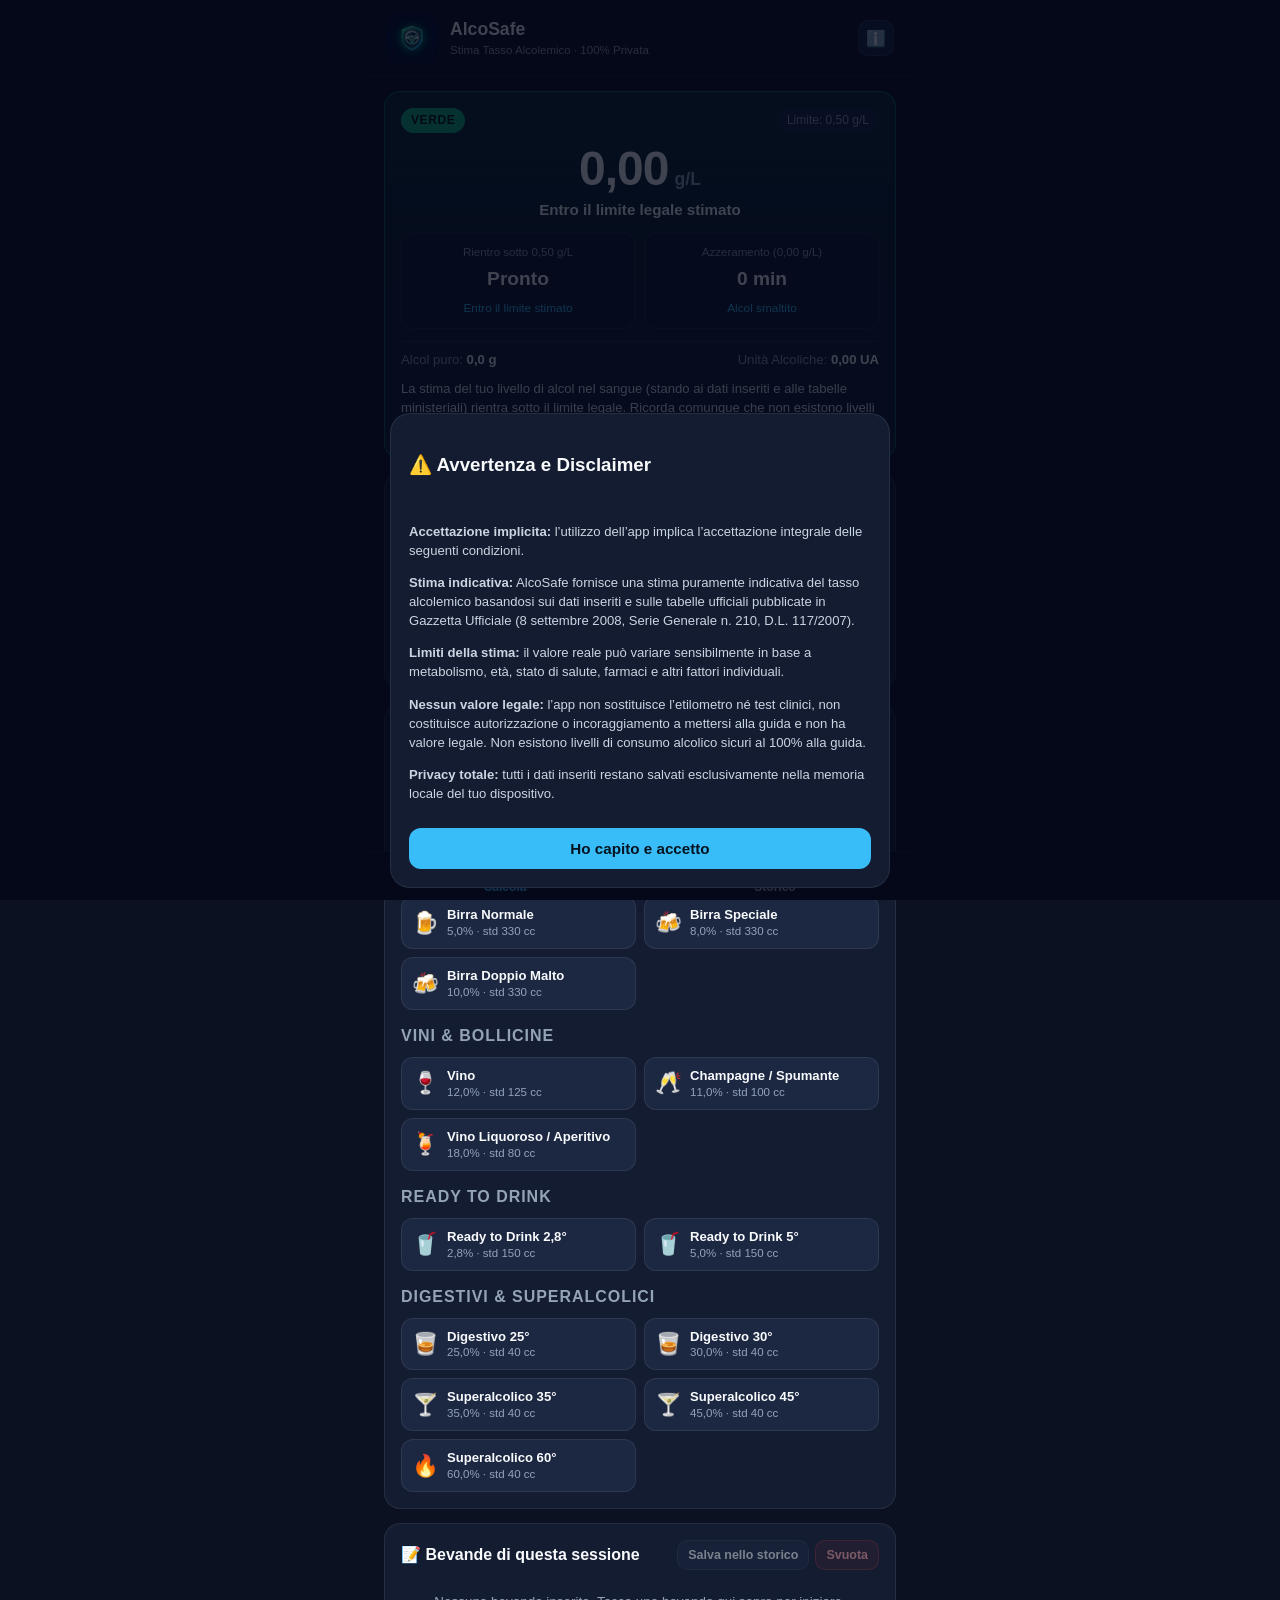
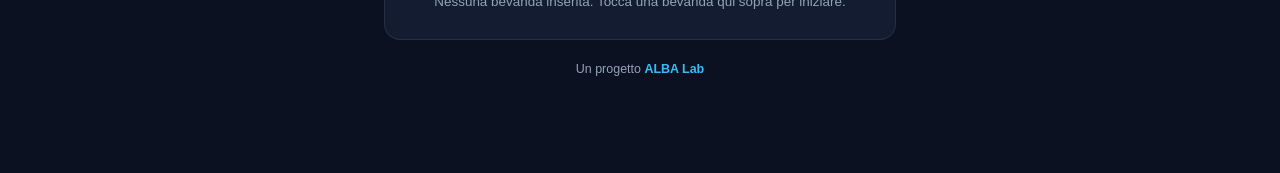
<file: index.html>
<!DOCTYPE html>
<html lang="it">
<head>
  <meta charset="UTF-8" />
  <meta http-equiv="refresh" content="0; url=./app/" />
  <title>AlcoSafe — Reindirizzamento</title>
  <script>window.location.replace('./app/');</script>
</head>
<body>
  <p>Apertura di <a href="./app/">AlcoSafe</a>…</p>
</body>
</html>
</file>
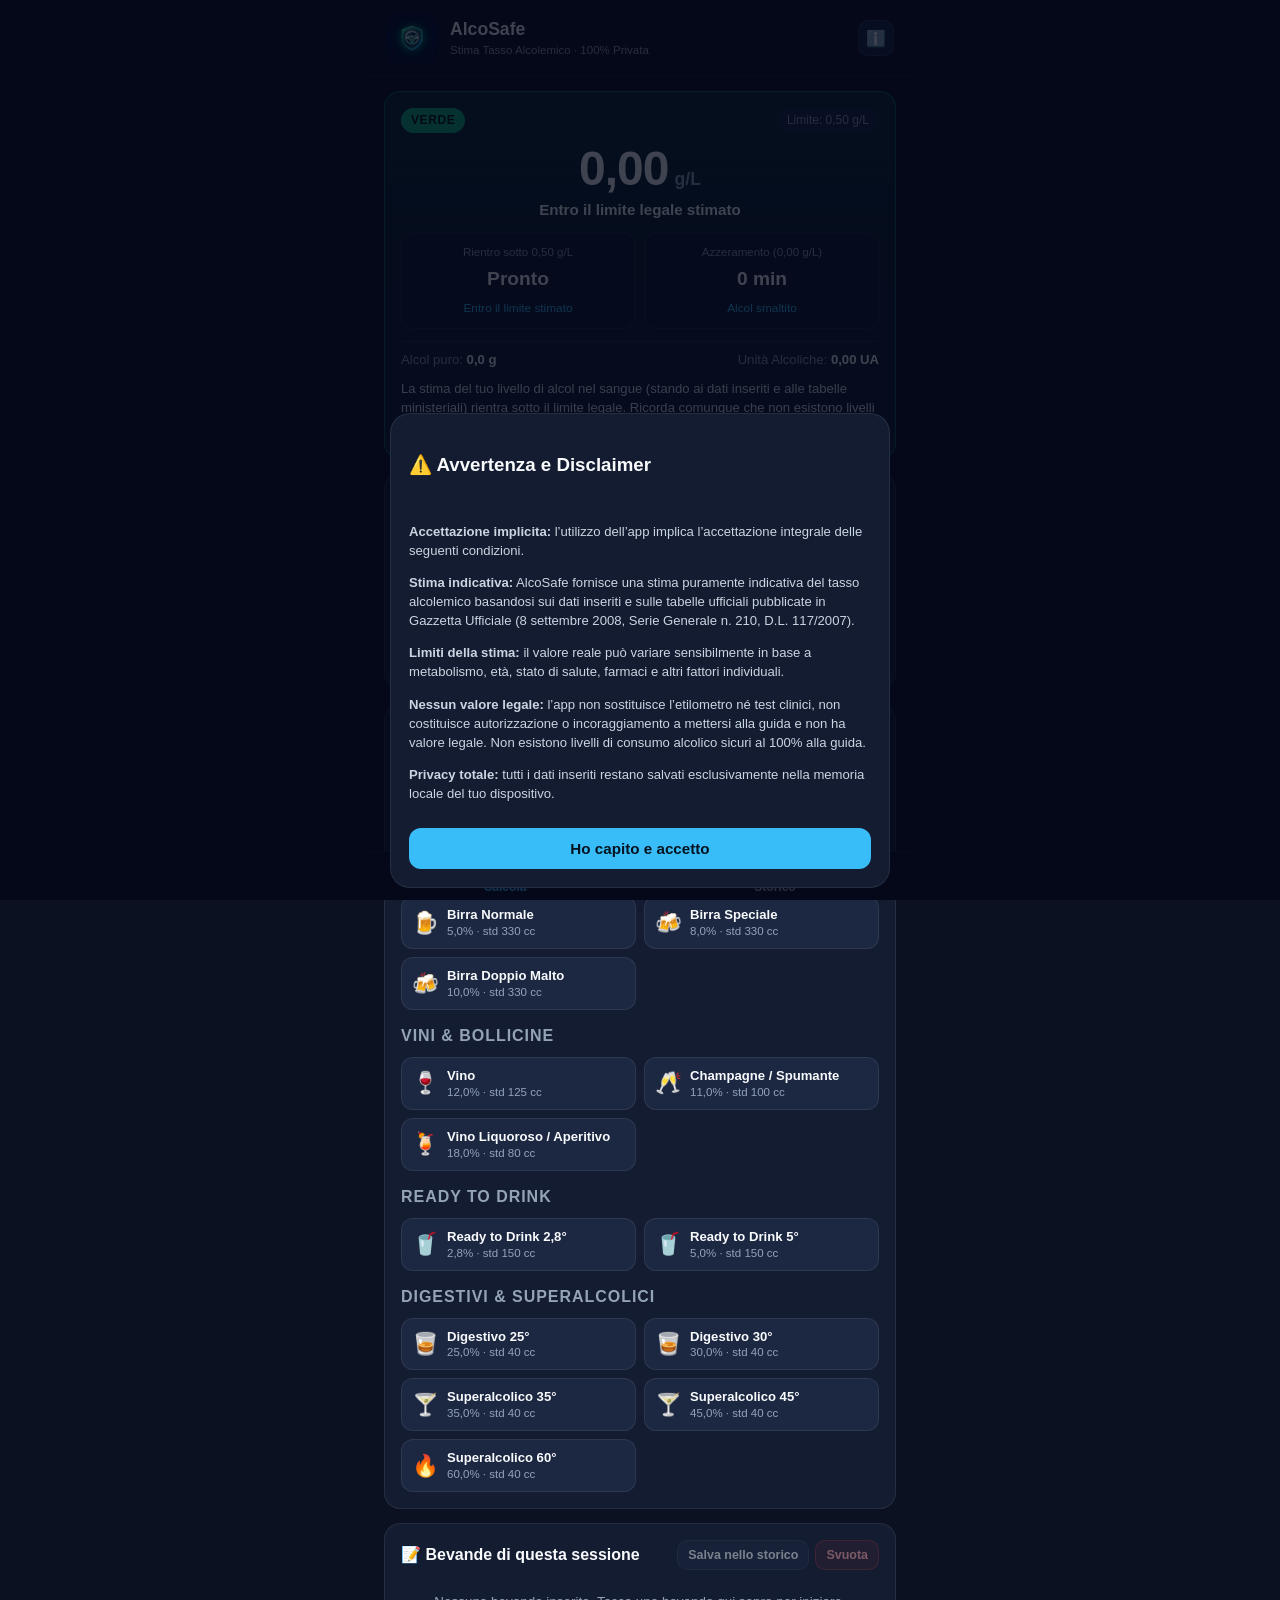
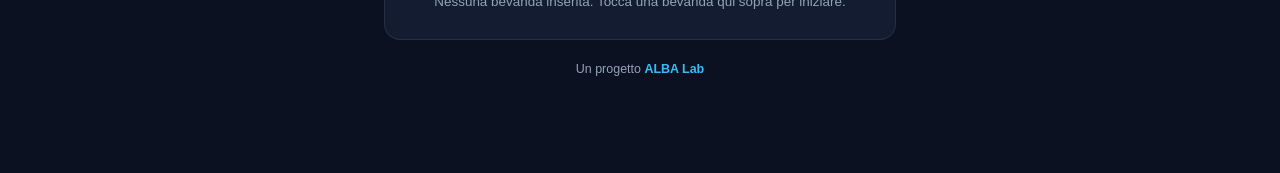
<file: app/index.html>
<!DOCTYPE html>
<html lang="it">
<head>
  <meta charset="UTF-8" />
  <meta name="viewport" content="width=device-width, initial-scale=1.0, viewport-fit=cover" />
  <meta name="theme-color" content="#0b1120" />
  <meta name="apple-mobile-web-app-capable" content="yes" />
  <meta name="apple-mobile-web-app-status-bar-style" content="black-translucent" />
  <title>AlcoSafe — Stima Tasso Alcolemico</title>
  <link rel="manifest" href="./manifest.json" />
  <link rel="icon" type="image/png" href="./icon.png" />
  <link rel="apple-touch-icon" href="./icon.png" />
  <link rel="stylesheet" href="./css/style.css" />
</head>
<body>
  <div class="app-shell">
    <header class="topbar">
      <div class="brand">
        <img src="./icon.png" alt="AlcoSafe" class="brand-logo" />
        <div>
          <h1>AlcoSafe</h1>
          <span class="subtitle">Stima Tasso Alcolemico · 100% Privata</span>
        </div>
      </div>
      <button id="btn-open-disclaimer" class="icon-btn" title="Disclaimer e Note Legali" aria-label="Note Legali">ℹ️</button>
    </header>

    <main class="content">
      <!-- TAB 1: CALCOLO SERATA -->
      <section id="tab-calcolo" class="tab-panel active">
        <!-- Cruscotto Stato Attuale -->
        <article id="status-card" class="card status-card status-verde">
          <div class="status-header">
            <span id="alert-badge" class="badge">VERDE</span>
            <span id="limit-pill" class="pill">Limite: 0,50 g/L</span>
          </div>
          <div class="bac-readout">
            <div class="bac-value">
              <span id="bac-number">0,00</span>
              <span class="bac-unit">g/L</span>
            </div>
            <p id="alert-title" class="alert-title">Entro il limite legale stimato</p>
          </div>

          <div class="countdown-grid">
            <div class="countdown-box">
              <span class="cd-label" id="cd-limit-label">Rientro sotto 0,50 g/L</span>
              <strong id="cd-limit-time" class="cd-value">Pronto</strong>
              <small id="cd-limit-clock" class="cd-clock">Puoi guidare ora (stima)</small>
            </div>
            <div class="countdown-box">
              <span class="cd-label">Azzeramento (0,00 g/L)</span>
              <strong id="cd-zero-time" class="cd-value">0 min</strong>
              <small id="cd-zero-clock" class="cd-clock">Alcol già smaltito</small>
            </div>
          </div>

          <div class="metrics-row">
            <span>Alcol puro: <strong id="total-grams">0,0 g</strong></span>
            <span>Unità Alcoliche: <strong id="total-units">0,0 UA</strong></span>
          </div>

          <div id="alert-details" class="alert-details">
            <p id="alert-message"></p>
            <ul id="alert-penalties" class="penalties-list"></ul>
          </div>
        </article>

        <!-- Sintomi stimati -->
        <article id="symptoms-card" class="card symptoms-card hidden">
          <h3>🧠 Effetti frequenti a questo livello (<span id="symptoms-range"></span>)</h3>
          <p><strong>Sensazioni:</strong> <span id="symptoms-sensations"></span></p>
          <p><strong>Capacità compromesse:</strong> <span id="symptoms-effects"></span></p>
        </article>

        <!-- Profilo Rapido -->
        <article class="card">
          <div class="card-header-row">
            <h2>👤 Il tuo profilo</h2>
            <span id="profile-summary" class="muted-small"></span>
          </div>
          <div class="profile-grid">
            <div class="field">
              <label>Genere</label>
              <div class="segmented" id="seg-gender">
                <button type="button" data-value="UOMO" class="seg-btn active">Uomo</button>
                <button type="button" data-value="DONNA" class="seg-btn">Donna</button>
              </div>
            </div>
            <div class="field">
              <label for="input-weight">Peso (kg)</label>
              <input id="input-weight" type="number" min="35" max="180" step="1" value="75" inputmode="numeric" />
            </div>
            <div class="field">
              <label>Stomaco</label>
              <div class="segmented" id="seg-stomach">
                <button type="button" data-value="PIENO" class="seg-btn active">Pieno</button>
                <button type="button" data-value="VUOTO" class="seg-btn">Vuoto</button>
              </div>
            </div>
            <div class="field toggle-field">
              <label for="input-novice">Neopatentato / Under 21</label>
              <label class="switch">
                <input id="input-novice" type="checkbox" />
                <span class="slider"></span>
              </label>
              <small class="muted-small">Imposta il limite legale a 0,00 g/L</small>
            </div>
          </div>
        </article>

        <!-- Aggiungi Bevanda -->
        <article class="card">
          <div class="card-header-row">
            <h2>🍻 Cosa hai bevuto?</h2>
            <span class="muted-small">Tabelle Ministeriali</span>
          </div>
          <p class="mix-hint">💡 <strong>Cocktail o Mix?</strong> Aggiungi i singoli componenti alcolici (es. 1 Superalcolico).</p>
          <div id="drink-categories" class="drink-categories"></div>
        </article>

        <!-- Bevande della sessione -->
        <article class="card">
          <div class="card-header-row">
            <h2>📝 Bevande di questa sessione</h2>
            <div class="session-actions">
              <button id="btn-save-session" type="button" class="btn-secondary small" disabled>Salva nello storico</button>
              <button id="btn-clear-session" type="button" class="btn-danger small" disabled>Svuota</button>
            </div>
          </div>
          <div id="session-list" class="session-list">
            <p class="empty-state">Nessuna bevanda inserita. Tocca una bevanda qui sopra per iniziare.</p>
          </div>
        </article>
      </section>

      <!-- TAB 2: STORICO & STATISTICHE -->
      <section id="tab-storico" class="tab-panel">
        <article class="card">
          <div class="card-header-row">
            <h2>📊 Le tue statistiche locali</h2>
            <span class="pill">Solo sul tuo telefono</span>
          </div>
          <div class="stats-grid">
            <div class="stat-box">
              <span class="stat-label">Oggi</span>
              <strong id="stat-today" class="stat-val">0,0 UA</strong>
            </div>
            <div class="stat-box">
              <span class="stat-label">Settimana</span>
              <strong id="stat-week" class="stat-val">0,0 UA</strong>
            </div>
            <div class="stat-box">
              <span class="stat-label">Mese</span>
              <strong id="stat-month" class="stat-val">0,0 UA</strong>
            </div>
            <div class="stat-box">
              <span class="stat-label">Giorni Zero Alcol (30gg)</span>
              <strong id="stat-zero-days" class="stat-val">30</strong>
            </div>
          </div>
        </article>

        <article class="card">
          <div class="card-header-row">
            <h2>🗂️ Storico sessioni salvate</h2>
            <div class="session-actions">
              <button id="btn-export-csv" type="button" class="btn-secondary small">Esporta CSV</button>
              <button id="btn-clear-history" type="button" class="btn-danger small">Elimina tutto</button>
            </div>
          </div>
          <div id="history-list" class="history-list">
            <p class="empty-state">Nessuna sessione salvata nello storico.</p>
          </div>
        </article>
      </section>
    </main>

    <footer class="app-footer">
      Un progetto <a href="https://alehandro74-antigravity.github.io/00_ALBA_LAB_ANTIGRAVITY/" target="_blank" rel="noopener noreferrer">ALBA Lab</a>
    </footer>

    <!-- Bottom Navigation -->
    <nav class="bottom-nav">
      <button type="button" class="nav-btn active" data-tab="tab-calcolo">
        <span>🧮</span>
        <span>Calcola</span>
      </button>
      <button type="button" class="nav-btn" data-tab="tab-storico">
        <span>📅</span>
        <span>Storico</span>
      </button>
    </nav>
  </div>

  <!-- MODALE AGGIUNTA BEVANDA -->
  <div id="drink-modal" class="modal hidden" role="dialog" aria-modal="true">
    <div class="modal-backdrop"></div>
    <div class="modal-card">
      <div class="modal-header">
        <h3 id="modal-drink-title">Aggiungi bevanda</h3>
        <button id="btn-close-drink-modal" class="icon-btn" aria-label="Chiudi">✕</button>
      </div>
      <p id="modal-drink-subtitle" class="muted-small"></p>

      <div class="field">
        <label>Seleziona dose rapida</label>
        <div class="dose-presets" id="dose-presets">
          <button type="button" data-mult="0.5" class="preset-btn">½ unità</button>
          <button type="button" data-mult="1" class="preset-btn active">1 unità</button>
          <button type="button" data-mult="1.5" class="preset-btn">1,5 unità</button>
          <button type="button" data-mult="2" class="preset-btn">2 unità</button>
        </div>
      </div>

      <div class="profile-grid">
        <div class="field">
          <label for="modal-cc">Quantità (cc / ml)</label>
          <input id="modal-cc" type="number" min="10" max="3000" step="5" inputmode="numeric" />
        </div>
        <div class="field">
          <label for="modal-time">Ora assunzione</label>
          <input id="modal-time" type="time" />
        </div>
      </div>

      <div class="modal-preview">
        <span>Contributo stimato: <strong id="modal-preview-bac">+0,00 g/L</strong></span>
      </div>

      <button id="btn-confirm-drink" type="button" class="btn-primary full">Aggiungi alla sessione</button>
    </div>
  </div>

  <!-- MODALE DISCLAIMER -->
  <div id="disclaimer-modal" class="modal hidden" role="dialog" aria-modal="true">
    <div class="modal-backdrop"></div>
    <div class="modal-card disclaimer-card">
      <h3>⚠️ Avvertenza e Disclaimer</h3>
      <div class="disclaimer-body">
        <p><strong>Accettazione implicita:</strong> l’utilizzo dell’app implica l’accettazione integrale delle seguenti condizioni.</p>
        <p><strong>Stima indicativa:</strong> AlcoSafe fornisce una stima puramente indicativa del tasso alcolemico basandosi sui dati inseriti e sulle tabelle ufficiali pubblicate in Gazzetta Ufficiale (8 settembre 2008, Serie Generale n. 210, D.L. 117/2007).</p>
        <p><strong>Limiti della stima:</strong> il valore reale può variare sensibilmente in base a metabolismo, età, stato di salute, farmaci e altri fattori individuali.</p>
        <p><strong>Nessun valore legale:</strong> l’app non sostituisce l’etilometro né test clinici, non costituisce autorizzazione o incoraggiamento a mettersi alla guida e non ha valore legale. Non esistono livelli di consumo alcolico sicuri al 100% alla guida.</p>
        <p><strong>Privacy totale:</strong> tutti i dati inseriti restano salvati esclusivamente nella memoria locale del tuo dispositivo.</p>
      </div>
      <button id="btn-accept-disclaimer" type="button" class="btn-primary full">Ho capito e accetto</button>
    </div>
  </div>

  <script type="module" src="./js/app.js"></script>
  <!-- Cloudflare Web Analytics --><script type='module' src='https://static.cloudflareinsights.com/beacon.min.js' data-cf-beacon='{"token": "c7cdcd2fe3064b31b8bad9f0f80bbf2d"}'></script><!-- End Cloudflare Web Analytics -->
</body>
</html>
</file>
<file: app/css/style.css>
:root {
  --bg: #0b1120;
  --surface: #131c31;
  --surface-2: #1c2842;
  --border: rgba(255, 255, 255, 0.08);
  --text: #f8fafc;
  --muted: #94a3b8;
  --primary: #38bdf8;
  --verde: #10b981;
  --giallo: #f59e0b;
  --arancio: #f97316;
  --rosso: #ef4444;
  --radius: 16px;
}

* {
  box-sizing: border-box;
  -webkit-tap-highlight-color: transparent;
}

body {
  margin: 0;
  font-family: -apple-system, BlinkMacSystemFont, "Segoe UI", Roboto, Inter, sans-serif;
  background: var(--bg);
  color: var(--text);
  line-height: 1.45;
}

.app-shell {
  max-width: 540px;
  margin: 0 auto;
  min-height: 100dvh;
  display: flex;
  flex-direction: column;
  padding-bottom: 76px;
}

.topbar {
  position: sticky;
  top: 0;
  z-index: 20;
  display: flex;
  align-items: center;
  justify-content: space-between;
  padding: 12px 16px;
  background: rgba(11, 17, 32, 0.9);
  backdrop-filter: blur(10px);
  border-bottom: 1px solid var(--border);
}

.brand {
  display: flex;
  align-items: center;
  gap: 12px;
}

.brand-logo {
  width: 52px;
  height: 52px;
  border-radius: 12px;
  object-fit: cover;
}

.brand h1 {
  margin: 0;
  font-size: 1.1rem;
  font-weight: 700;
}

.subtitle {
  display: block;
  font-size: 0.72rem;
  color: var(--muted);
}

.content {
  padding: 14px;
  display: flex;
  flex-direction: column;
  gap: 14px;
}

.tab-panel {
  display: none;
  flex-direction: column;
  gap: 14px;
}

.tab-panel.active {
  display: flex;
}

.card {
  background: var(--surface);
  border: 1px solid var(--border);
  border-radius: var(--radius);
  padding: 16px;
}

.card h2, .card h3 {
  margin: 0 0 10px 0;
  font-size: 1rem;
}

.card-header-row {
  display: flex;
  align-items: center;
  justify-content: space-between;
  gap: 8px;
  margin-bottom: 10px;
}

.card-header-row h2 {
  margin: 0;
}

.muted-small {
  font-size: 0.78rem;
  color: var(--muted);
}

/* Status Card & Semaforo */
.status-card {
  transition: border-color 0.25s ease, background 0.25s ease;
}

.status-card.status-verde {
  border-color: rgba(16, 185, 129, 0.45);
  background: linear-gradient(180deg, rgba(16, 185, 129, 0.14), var(--surface));
}

.status-card.status-giallo {
  border-color: rgba(245, 158, 11, 0.55);
  background: linear-gradient(180deg, rgba(245, 158, 11, 0.16), var(--surface));
}

.status-card.status-arancio {
  border-color: rgba(249, 115, 22, 0.6);
  background: linear-gradient(180deg, rgba(249, 115, 22, 0.18), var(--surface));
}

.status-card.status-rosso {
  border-color: rgba(239, 68, 68, 0.7);
  background: linear-gradient(180deg, rgba(239, 68, 68, 0.22), var(--surface));
}

.status-header {
  display: flex;
  justify-content: space-between;
  align-items: center;
}

.badge {
  font-size: 0.75rem;
  font-weight: 800;
  letter-spacing: 0.05em;
  padding: 4px 10px;
  border-radius: 999px;
  background: var(--verde);
  color: #04120c;
}

.status-giallo .badge { background: var(--giallo); color: #1a1000; }
.status-arancio .badge { background: var(--arancio); color: #1a0a00; }
.status-rosso .badge { background: var(--rosso); color: #fff; }

.pill {
  font-size: 0.75rem;
  color: var(--muted);
  background: var(--surface-2);
  padding: 4px 10px;
  border-radius: 999px;
}

.bac-readout {
  text-align: center;
  margin: 12px 0;
}

.bac-value {
  display: flex;
  align-items: baseline;
  justify-content: center;
  gap: 6px;
}

#bac-number {
  font-size: 3rem;
  font-weight: 800;
  letter-spacing: -0.02em;
  line-height: 1;
}

.bac-unit {
  font-size: 1.1rem;
  color: var(--muted);
  font-weight: 600;
}

.alert-title {
  margin: 6px 0 0 0;
  font-weight: 700;
  font-size: 0.95rem;
}

.countdown-grid {
  display: grid;
  grid-template-columns: 1fr 1fr;
  gap: 10px;
  margin: 12px 0;
}

.countdown-box {
  background: rgba(15, 23, 42, 0.7);
  border: 1px solid var(--border);
  border-radius: 12px;
  padding: 10px;
  text-align: center;
}

.cd-label {
  display: block;
  font-size: 0.72rem;
  color: var(--muted);
}

.cd-value {
  display: block;
  font-size: 1.2rem;
  margin: 4px 0 2px;
}

.cd-clock {
  font-size: 0.74rem;
  color: var(--primary);
}

.metrics-row {
  display: flex;
  justify-content: space-between;
  font-size: 0.82rem;
  color: var(--muted);
  padding-top: 8px;
  border-top: 1px solid var(--border);
}

.metrics-row strong {
  color: var(--text);
}

.alert-details {
  margin-top: 10px;
  font-size: 0.82rem;
  color: #e2e8f0;
}

.alert-details p {
  margin: 0 0 6px 0;
}

.penalties-list {
  margin: 0;
  padding-left: 18px;
  color: #fecaca;
}

.symptoms-card p {
  margin: 6px 0;
  font-size: 0.84rem;
}

.hidden {
  display: none !important;
}

/* Profile & Form Controls */
.profile-grid {
  display: grid;
  grid-template-columns: 1fr 1fr;
  gap: 12px;
}

.field {
  display: flex;
  flex-direction: column;
  gap: 6px;
}

.field label {
  font-size: 0.78rem;
  color: var(--muted);
  font-weight: 600;
}

input[type="number"],
input[type="time"] {
  width: 100%;
  background: var(--surface-2);
  border: 1px solid var(--border);
  border-radius: 10px;
  color: var(--text);
  padding: 10px 12px;
  font-size: 0.95rem;
}

.segmented {
  display: grid;
  grid-template-columns: 1fr 1fr;
  background: var(--surface-2);
  border-radius: 10px;
  padding: 3px;
  border: 1px solid var(--border);
}

.seg-btn {
  border: 0;
  background: transparent;
  color: var(--muted);
  padding: 8px 6px;
  border-radius: 8px;
  font-size: 0.85rem;
  font-weight: 600;
  cursor: pointer;
}

.seg-btn.active {
  background: var(--primary);
  color: #04131f;
}

.toggle-field {
  justify-content: center;
}

.switch {
  position: relative;
  display: inline-block;
  width: 46px;
  height: 26px;
}

.switch input {
  opacity: 0;
  width: 0;
  height: 0;
}

.slider {
  position: absolute;
  cursor: pointer;
  inset: 0;
  background: var(--surface-2);
  border: 1px solid var(--border);
  border-radius: 999px;
  transition: 0.2s;
}

.slider::before {
  content: "";
  position: absolute;
  height: 18px;
  width: 18px;
  left: 3px;
  bottom: 3px;
  background: var(--text);
  border-radius: 50%;
  transition: 0.2s;
}

.switch input:checked + .slider {
  background: var(--rosso);
}

.switch input:checked + .slider::before {
  transform: translateX(20px);
}

/* Drink Grid */
.mix-hint {
  margin: 0 0 12px 0;
  padding: 8px 10px;
  border-radius: 10px;
  background: rgba(56, 189, 248, 0.1);
  border: 1px solid rgba(56, 189, 248, 0.25);
  font-size: 0.8rem;
}

.drink-categories {
  display: flex;
  flex-direction: column;
  gap: 14px;
}

.cat-title {
  font-size: 0.78rem;
  text-transform: uppercase;
  letter-spacing: 0.06em;
  color: var(--muted);
  margin: 0 0 8px 0;
}

.drink-grid {
  display: grid;
  grid-template-columns: repeat(2, 1fr);
  gap: 8px;
}

.drink-btn {
  display: flex;
  align-items: center;
  gap: 8px;
  text-align: left;
  background: var(--surface-2);
  border: 1px solid var(--border);
  border-radius: 12px;
  padding: 10px;
  color: var(--text);
  cursor: pointer;
  transition: transform 0.1s ease, border-color 0.15s ease;
}

.drink-btn:active {
  transform: scale(0.97);
}

.drink-btn:hover {
  border-color: var(--primary);
}

.drink-icon {
  font-size: 1.35rem;
}

.drink-info strong {
  display: block;
  font-size: 0.82rem;
  line-height: 1.2;
}

.drink-info small {
  font-size: 0.72rem;
  color: var(--muted);
}

/* Session & History Lists */
.session-actions {
  display: flex;
  gap: 6px;
}

.session-list, .history-list {
  display: flex;
  flex-direction: column;
  gap: 8px;
}

.session-item, .history-item {
  display: flex;
  align-items: center;
  justify-content: space-between;
  gap: 10px;
  background: var(--surface-2);
  border-radius: 12px;
  padding: 10px 12px;
  font-size: 0.85rem;
}

.empty-state {
  margin: 0;
  text-align: center;
  color: var(--muted);
  font-size: 0.84rem;
  padding: 12px 0;
}

/* Buttons */
button {
  font-family: inherit;
}

.icon-btn {
  background: var(--surface-2);
  border: 1px solid var(--border);
  color: var(--text);
  width: 36px;
  height: 36px;
  border-radius: 10px;
  cursor: pointer;
  font-size: 1rem;
}

.btn-primary {
  background: var(--primary);
  color: #04131f;
  border: 0;
  border-radius: 12px;
  padding: 12px 16px;
  font-weight: 700;
  font-size: 0.95rem;
  cursor: pointer;
}

.btn-secondary {
  background: var(--surface-2);
  color: var(--text);
  border: 1px solid var(--border);
  border-radius: 10px;
  padding: 7px 10px;
  font-size: 0.78rem;
  font-weight: 600;
  cursor: pointer;
}

.btn-danger {
  background: rgba(239, 68, 68, 0.15);
  color: #fca5a5;
  border: 1px solid rgba(239, 68, 68, 0.35);
  border-radius: 10px;
  padding: 7px 10px;
  font-size: 0.78rem;
  font-weight: 600;
  cursor: pointer;
}

button:disabled {
  opacity: 0.45;
  cursor: not-allowed;
}

.full {
  width: 100%;
}

/* Stats */
.stats-grid {
  display: grid;
  grid-template-columns: 1fr 1fr;
  gap: 10px;
}

.stat-box {
  background: var(--surface-2);
  border-radius: 12px;
  padding: 12px;
  text-align: center;
}

.stat-label {
  display: block;
  font-size: 0.75rem;
  color: var(--muted);
}

.stat-val {
  display: block;
  font-size: 1.25rem;
  margin-top: 4px;
}

/* Bottom Navigation */
.bottom-nav {
  position: fixed;
  bottom: 0;
  left: 50%;
  transform: translateX(-50%);
  width: 100%;
  max-width: 540px;
  display: grid;
  grid-template-columns: 1fr 1fr;
  background: rgba(11, 17, 32, 0.96);
  backdrop-filter: blur(12px);
  border-top: 1px solid var(--border);
  padding: 6px 0 env(safe-area-inset-bottom, 6px);
  z-index: 30;
}

.nav-btn {
  background: transparent;
  border: 0;
  color: var(--muted);
  display: flex;
  flex-direction: column;
  align-items: center;
  gap: 2px;
  padding: 6px;
  font-size: 0.75rem;
  font-weight: 600;
  cursor: pointer;
}

.nav-btn.active {
  color: var(--primary);
}

/* Modals */
.modal {
  position: fixed;
  inset: 0;
  z-index: 50;
  display: flex;
  align-items: flex-end;
  justify-content: center;
  padding: 12px;
}

.modal-backdrop {
  position: fixed;
  inset: 0;
  background: rgba(2, 6, 23, 0.75);
}

.modal-card {
  position: relative;
  width: 100%;
  max-width: 500px;
  background: var(--surface);
  border: 1px solid var(--border);
  border-radius: 20px;
  padding: 18px;
  z-index: 51;
  display: flex;
  flex-direction: column;
  gap: 12px;
}

.modal-header {
  display: flex;
  justify-content: space-between;
  align-items: center;
}

.modal-header h3 {
  margin: 0;
}

.dose-presets {
  display: grid;
  grid-template-columns: repeat(4, 1fr);
  gap: 6px;
}

.preset-btn {
  background: var(--surface-2);
  border: 1px solid var(--border);
  color: var(--text);
  border-radius: 10px;
  padding: 8px 4px;
  font-size: 0.8rem;
  font-weight: 600;
  cursor: pointer;
}

.preset-btn.active {
  background: var(--primary);
  color: #04131f;
  border-color: var(--primary);
}

.modal-preview {
  background: var(--surface-2);
  border-radius: 10px;
  padding: 10px 12px;
  text-align: center;
  font-size: 0.9rem;
}

.disclaimer-body {
  max-height: 55dvh;
  overflow-y: auto;
  font-size: 0.82rem;
  color: #cbd5e1;
}

.app-footer {
  text-align: center;
  padding: 6px 16px 18px;
  font-size: 0.78rem;
  color: var(--muted);
}

.app-footer a {
  color: var(--primary);
  text-decoration: none;
  font-weight: 600;
}

.app-footer a:hover {
  text-decoration: underline;
}
</file>
